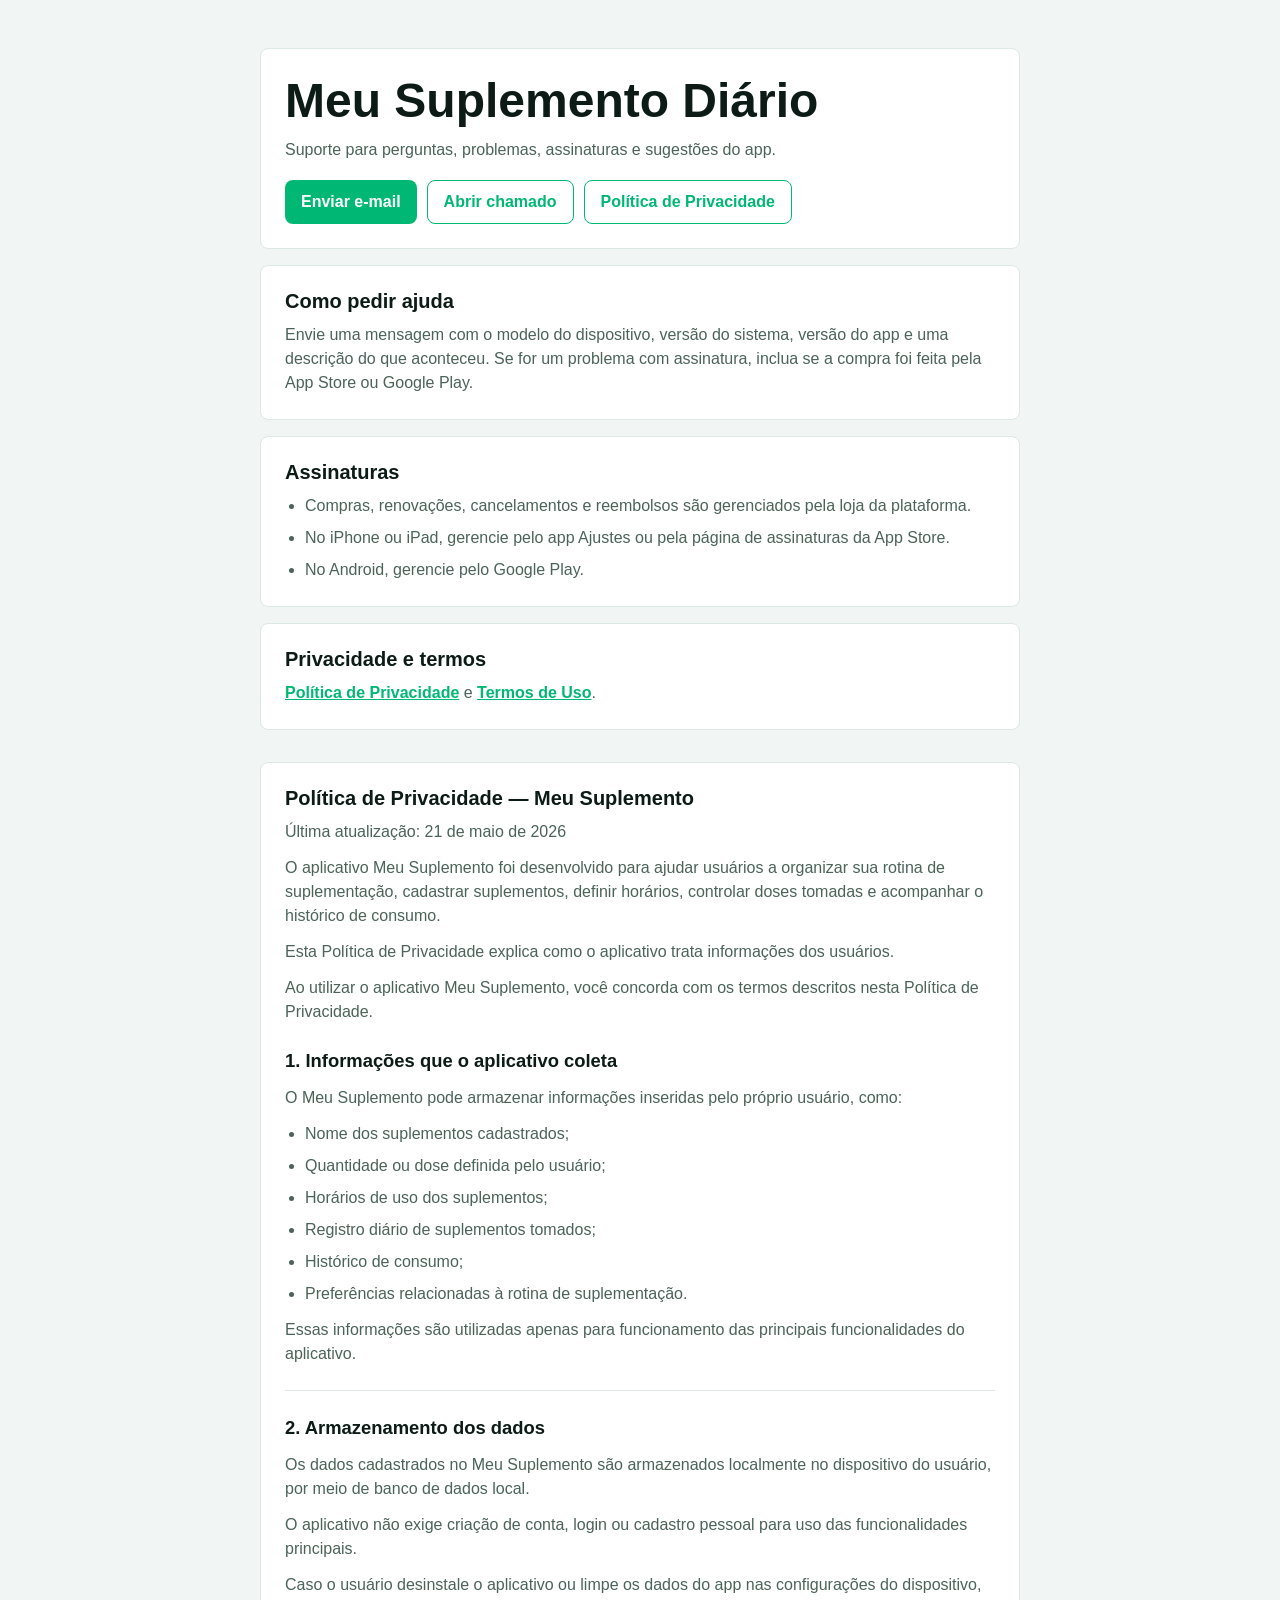
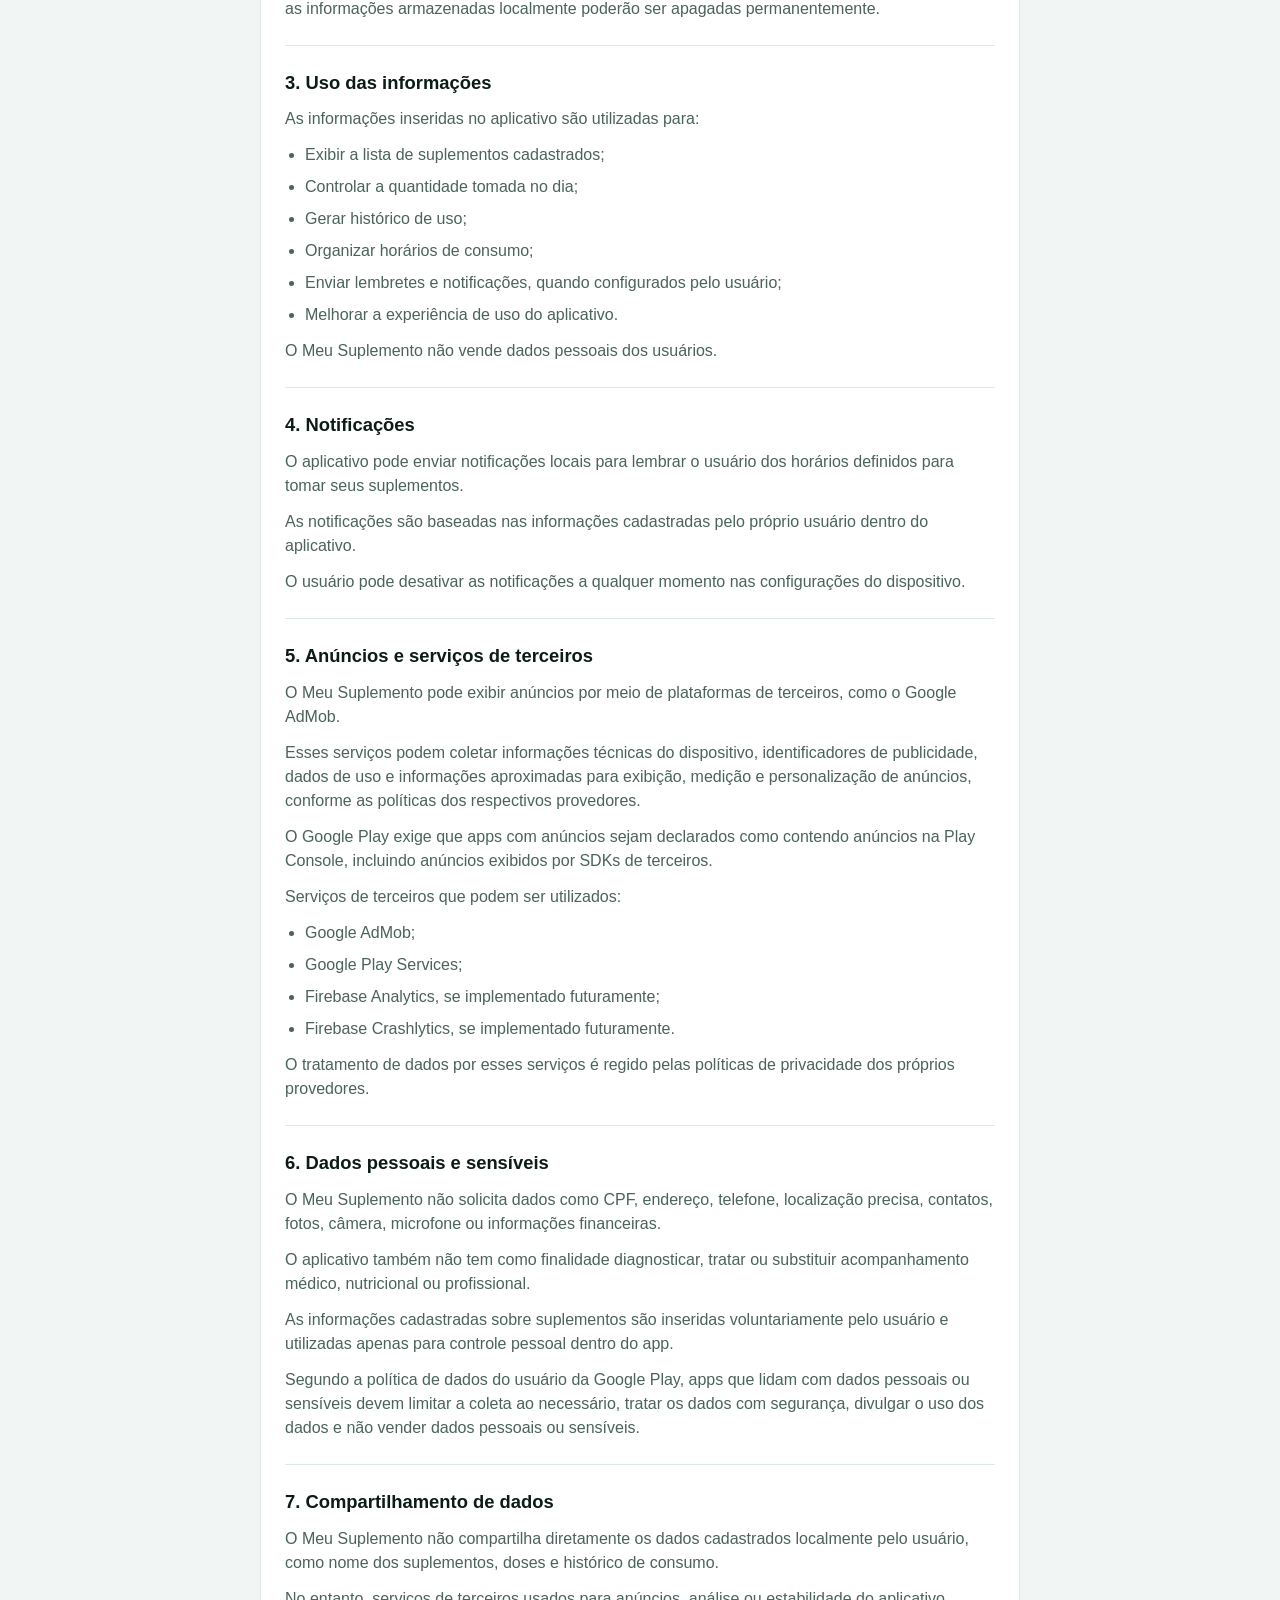
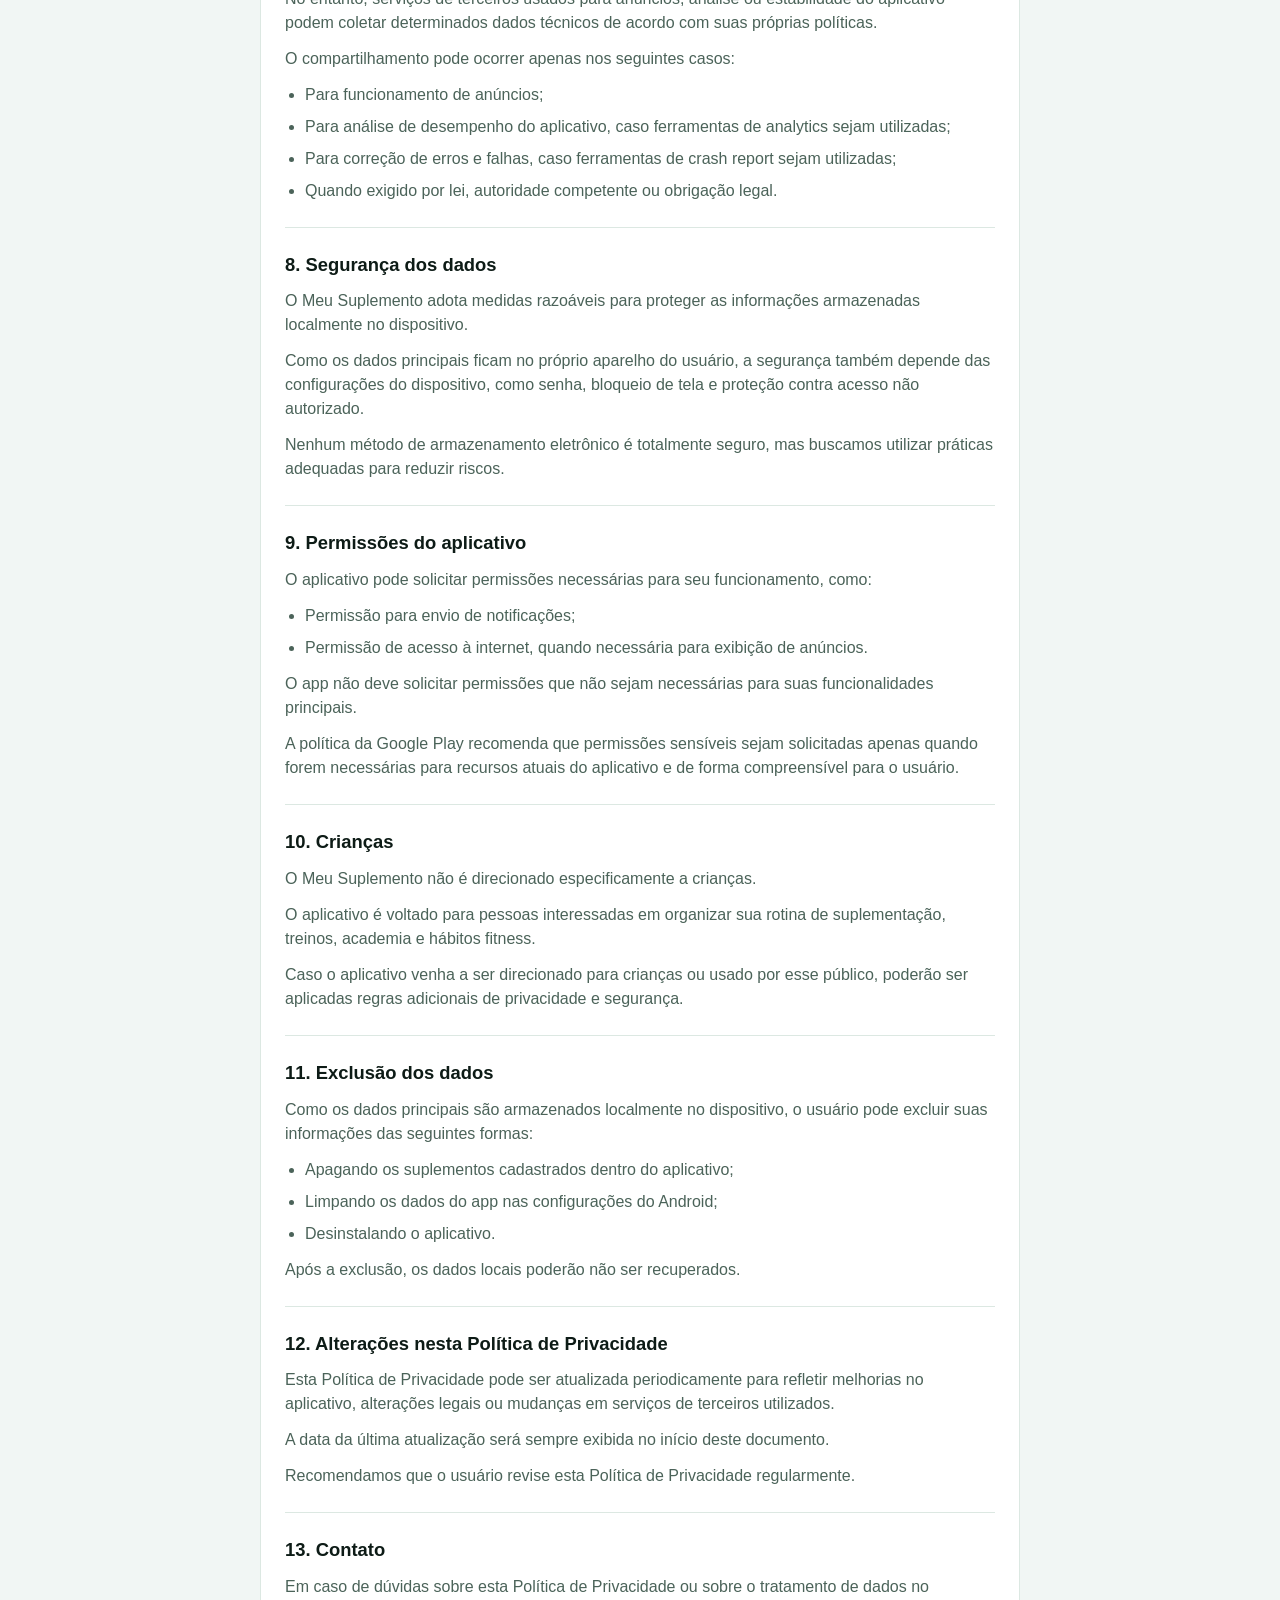
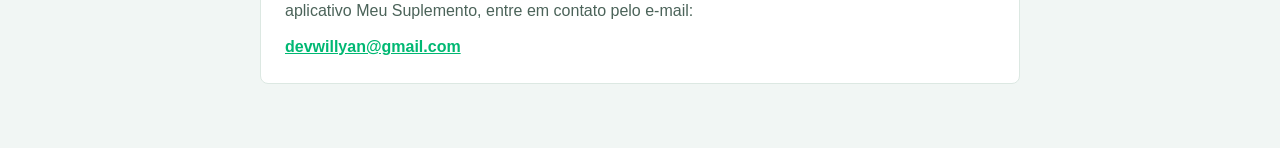
<file: index.html>
<!DOCTYPE html>
<html lang="pt-BR">
<head>
  <meta charset="UTF-8">
  <meta name="viewport" content="width=device-width, initial-scale=1">
  <meta name="description" content="Suporte e Política de Privacidade do aplicativo Meu Suplemento Diário.">
  <meta name="theme-color" content="#00b873">
  <title>Meu Suplemento Diário — Suporte e Privacidade</title>
  <link rel="icon" type="image/png" href="favicon.png">
  <link rel="stylesheet" href="styles.css">
</head>
<body>
  <main>
    <header>
      <h1>Meu Suplemento Diário</h1>
      <p>Suporte para perguntas, problemas, assinaturas e sugestões do app.</p>
      <nav class="actions" aria-label="Suporte e privacidade">
        <a class="button" href="mailto:willonplay@gmail.com?subject=Suporte%20Meu%20Suplemento%20Diario">Enviar e-mail</a>
        <a class="button secondary" href="https://github.com/WillyanAnjos/mobile_meu_suplemento/issues">Abrir chamado</a>
        <a class="button secondary" href="#privacidade">Política de Privacidade</a>
      </nav>
    </header>

    <section aria-labelledby="ajuda">
      <h2 id="ajuda">Como pedir ajuda</h2>
      <p>Envie uma mensagem com o modelo do dispositivo, versão do sistema, versão do app e uma descrição do que aconteceu. Se for um problema com assinatura, inclua se a compra foi feita pela App Store ou Google Play.</p>
    </section>

    <section aria-labelledby="assinaturas">
      <h2 id="assinaturas">Assinaturas</h2>
      <ul>
        <li>Compras, renovações, cancelamentos e reembolsos são gerenciados pela loja da plataforma.</li>
        <li>No iPhone ou iPad, gerencie pelo app Ajustes ou pela página de assinaturas da App Store.</li>
        <li>No Android, gerencie pelo Google Play.</li>
      </ul>
    </section>

    <section aria-labelledby="termos">
      <h2 id="termos">Privacidade e termos</h2>
      <p><a href="#privacidade">Política de Privacidade</a> e <a href="https://www.apple.com/legal/internet-services/itunes/dev/stdeula/">Termos de Uso</a>.</p>
    </section>

    <section id="privacidade" aria-labelledby="titulo-privacidade">
      <h2 id="titulo-privacidade">Política de Privacidade — Meu Suplemento</h2>
        <p>Última atualização: 21 de maio de 2026</p>
        <p>O aplicativo Meu Suplemento foi desenvolvido para ajudar usuários a organizar sua rotina de suplementação, cadastrar suplementos, definir horários, controlar doses tomadas e acompanhar o histórico de consumo.</p>
        <p>Esta Política de Privacidade explica como o aplicativo trata informações dos usuários.</p>
        <p>Ao utilizar o aplicativo Meu Suplemento, você concorda com os termos descritos nesta Política de Privacidade.</p>
      <div class="policy-section">
        <h3>1. Informações que o aplicativo coleta</h3>
        <p>O Meu Suplemento pode armazenar informações inseridas pelo próprio usuário, como:</p>
        <ul>
          <li>Nome dos suplementos cadastrados;</li>
          <li>Quantidade ou dose definida pelo usuário;</li>
          <li>Horários de uso dos suplementos;</li>
          <li>Registro diário de suplementos tomados;</li>
          <li>Histórico de consumo;</li>
          <li>Preferências relacionadas à rotina de suplementação.</li>
        </ul>
        <p>Essas informações são utilizadas apenas para funcionamento das principais funcionalidades do aplicativo.</p>
      </div>
      <div class="policy-section">
        <h3>2. Armazenamento dos dados</h3>
        <p>Os dados cadastrados no Meu Suplemento são armazenados localmente no dispositivo do usuário, por meio de banco de dados local.</p>
        <p>O aplicativo não exige criação de conta, login ou cadastro pessoal para uso das funcionalidades principais.</p>
        <p>Caso o usuário desinstale o aplicativo ou limpe os dados do app nas configurações do dispositivo, as informações armazenadas localmente poderão ser apagadas permanentemente.</p>
      </div>
      <div class="policy-section">
        <h3>3. Uso das informações</h3>
        <p>As informações inseridas no aplicativo são utilizadas para:</p>
        <ul>
          <li>Exibir a lista de suplementos cadastrados;</li>
          <li>Controlar a quantidade tomada no dia;</li>
          <li>Gerar histórico de uso;</li>
          <li>Organizar horários de consumo;</li>
          <li>Enviar lembretes e notificações, quando configurados pelo usuário;</li>
          <li>Melhorar a experiência de uso do aplicativo.</li>
        </ul>
        <p>O Meu Suplemento não vende dados pessoais dos usuários.</p>
      </div>
      <div class="policy-section">
        <h3>4. Notificações</h3>
        <p>O aplicativo pode enviar notificações locais para lembrar o usuário dos horários definidos para tomar seus suplementos.</p>
        <p>As notificações são baseadas nas informações cadastradas pelo próprio usuário dentro do aplicativo.</p>
        <p>O usuário pode desativar as notificações a qualquer momento nas configurações do dispositivo.</p>
      </div>
      <div class="policy-section">
        <h3>5. Anúncios e serviços de terceiros</h3>
        <p>O Meu Suplemento pode exibir anúncios por meio de plataformas de terceiros, como o Google AdMob.</p>
        <p>Esses serviços podem coletar informações técnicas do dispositivo, identificadores de publicidade, dados de uso e informações aproximadas para exibição, medição e personalização de anúncios, conforme as políticas dos respectivos provedores.</p>
        <p>O Google Play exige que apps com anúncios sejam declarados como contendo anúncios na Play Console, incluindo anúncios exibidos por SDKs de terceiros.</p>
        <p>Serviços de terceiros que podem ser utilizados:</p>
        <ul>
          <li>Google AdMob;</li>
          <li>Google Play Services;</li>
          <li>Firebase Analytics, se implementado futuramente;</li>
          <li>Firebase Crashlytics, se implementado futuramente.</li>
        </ul>
        <p>O tratamento de dados por esses serviços é regido pelas políticas de privacidade dos próprios provedores.</p>
      </div>
      <div class="policy-section">
        <h3>6. Dados pessoais e sensíveis</h3>
        <p>O Meu Suplemento não solicita dados como CPF, endereço, telefone, localização precisa, contatos, fotos, câmera, microfone ou informações financeiras.</p>
        <p>O aplicativo também não tem como finalidade diagnosticar, tratar ou substituir acompanhamento médico, nutricional ou profissional.</p>
        <p>As informações cadastradas sobre suplementos são inseridas voluntariamente pelo usuário e utilizadas apenas para controle pessoal dentro do app.</p>
        <p>Segundo a política de dados do usuário da Google Play, apps que lidam com dados pessoais ou sensíveis devem limitar a coleta ao necessário, tratar os dados com segurança, divulgar o uso dos dados e não vender dados pessoais ou sensíveis.</p>
      </div>
      <div class="policy-section">
        <h3>7. Compartilhamento de dados</h3>
        <p>O Meu Suplemento não compartilha diretamente os dados cadastrados localmente pelo usuário, como nome dos suplementos, doses e histórico de consumo.</p>
        <p>No entanto, serviços de terceiros usados para anúncios, análise ou estabilidade do aplicativo podem coletar determinados dados técnicos de acordo com suas próprias políticas.</p>
        <p>O compartilhamento pode ocorrer apenas nos seguintes casos:</p>
        <ul>
          <li>Para funcionamento de anúncios;</li>
          <li>Para análise de desempenho do aplicativo, caso ferramentas de analytics sejam utilizadas;</li>
          <li>Para correção de erros e falhas, caso ferramentas de crash report sejam utilizadas;</li>
          <li>Quando exigido por lei, autoridade competente ou obrigação legal.</li>
        </ul>
      </div>
      <div class="policy-section">
        <h3>8. Segurança dos dados</h3>
        <p>O Meu Suplemento adota medidas razoáveis para proteger as informações armazenadas localmente no dispositivo.</p>
        <p>Como os dados principais ficam no próprio aparelho do usuário, a segurança também depende das configurações do dispositivo, como senha, bloqueio de tela e proteção contra acesso não autorizado.</p>
        <p>Nenhum método de armazenamento eletrônico é totalmente seguro, mas buscamos utilizar práticas adequadas para reduzir riscos.</p>
      </div>
      <div class="policy-section">
        <h3>9. Permissões do aplicativo</h3>
        <p>O aplicativo pode solicitar permissões necessárias para seu funcionamento, como:</p>
        <ul>
          <li>Permissão para envio de notificações;</li>
          <li>Permissão de acesso à internet, quando necessária para exibição de anúncios.</li>
        </ul>
        <p>O app não deve solicitar permissões que não sejam necessárias para suas funcionalidades principais.</p>
        <p>A política da Google Play recomenda que permissões sensíveis sejam solicitadas apenas quando forem necessárias para recursos atuais do aplicativo e de forma compreensível para o usuário.</p>
      </div>
      <div class="policy-section">
        <h3>10. Crianças</h3>
        <p>O Meu Suplemento não é direcionado especificamente a crianças.</p>
        <p>O aplicativo é voltado para pessoas interessadas em organizar sua rotina de suplementação, treinos, academia e hábitos fitness.</p>
        <p>Caso o aplicativo venha a ser direcionado para crianças ou usado por esse público, poderão ser aplicadas regras adicionais de privacidade e segurança.</p>
      </div>
      <div class="policy-section">
        <h3>11. Exclusão dos dados</h3>
        <p>Como os dados principais são armazenados localmente no dispositivo, o usuário pode excluir suas informações das seguintes formas:</p>
        <ul>
          <li>Apagando os suplementos cadastrados dentro do aplicativo;</li>
          <li>Limpando os dados do app nas configurações do Android;</li>
          <li>Desinstalando o aplicativo.</li>
        </ul>
        <p>Após a exclusão, os dados locais poderão não ser recuperados.</p>
      </div>
      <div class="policy-section">
        <h3>12. Alterações nesta Política de Privacidade</h3>
        <p>Esta Política de Privacidade pode ser atualizada periodicamente para refletir melhorias no aplicativo, alterações legais ou mudanças em serviços de terceiros utilizados.</p>
        <p>A data da última atualização será sempre exibida no início deste documento.</p>
        <p>Recomendamos que o usuário revise esta Política de Privacidade regularmente.</p>
      </div>
      <div class="policy-section">
        <h3>13. Contato</h3>
        <p>Em caso de dúvidas sobre esta Política de Privacidade ou sobre o tratamento de dados no aplicativo Meu Suplemento, entre em contato pelo e-mail:</p>
        <p><a href="mailto:devwillyan@gmail.com">devwillyan@gmail.com</a></p>
      </div>
    </section>
  </main>
</body>
</html>
</file>
<file: styles.css>
:root {
      color-scheme: light;
      --bg: #f1f6f4;
      --card: #ffffff;
      --ink: #0d1b16;
      --muted: #4b6359;
      --brand: #00b873;
      --line: #dce8e2;
    }

    * {
      box-sizing: border-box;
    }

    body {
      margin: 0;
      min-height: 100vh;
      background: var(--bg);
      color: var(--ink);
      font-family: -apple-system, BlinkMacSystemFont, "Segoe UI", sans-serif;
      line-height: 1.5;
    }

    main {
      width: min(760px, calc(100% - 32px));
      margin: 0 auto;
      padding: 48px 0;
    }

    header,
    section {
      background: var(--card);
      border: 1px solid var(--line);
      border-radius: 8px;
      padding: 24px;
      margin-bottom: 16px;
    }

    h1,
    h2 {
      margin: 0 0 10px;
      line-height: 1.15;
    }

    h1 {
      font-size: clamp(2rem, 6vw, 3rem);
    }

    h2 {
      font-size: 1.25rem;
    }

    p,
    ul {
      margin: 0;
      color: var(--muted);
    }

    ul {
      padding-left: 20px;
    }

    li + li {
      margin-top: 8px;
    }

    a {
      color: var(--brand);
      font-weight: 700;
    }

    .actions {
      display: flex;
      flex-wrap: wrap;
      gap: 10px;
      margin-top: 18px;
    }

    .button {
      display: inline-flex;
      align-items: center;
      min-height: 44px;
      padding: 0 16px;
      border-radius: 8px;
      background: var(--brand);
      color: white;
      text-decoration: none;
    }

    .button.secondary {
      background: transparent;
      color: var(--brand);
      border: 1px solid var(--brand);
    }

    p + p, p + ul, ul + p { margin-top: 12px; }
    a { overflow-wrap: anywhere; }
    a:focus-visible { outline: 3px solid var(--ink); outline-offset: 4px; }
    section { scroll-margin-top: 24px; }
    #privacidade { margin-top: 32px; }
    .policy-section h3 { margin: 0 0 12px; font-size: 1.15rem; line-height: 1.4; }
    .policy-section { margin-top: 24px; }
    .policy-section + .policy-section { border-top: 1px solid var(--line); padding-top: 24px; }
    @media (max-width: 480px) {
      main { padding: 24px 0; }
      header, section { padding: 20px; }
    }
</file>
